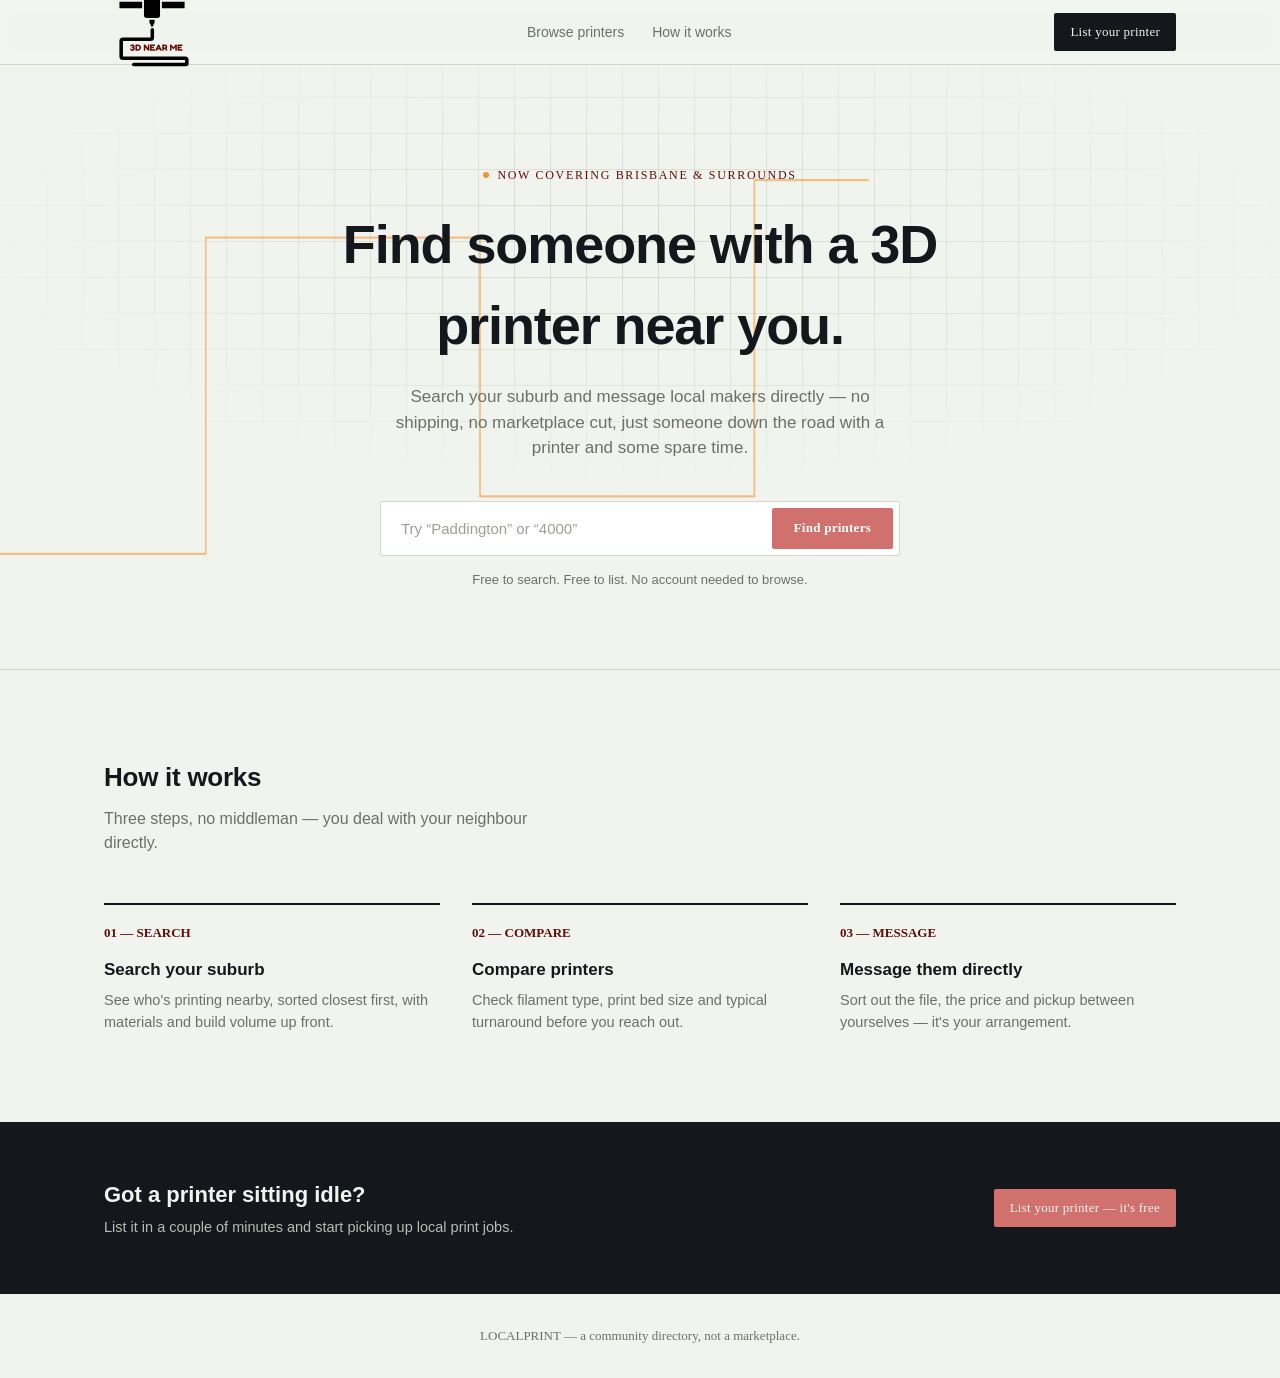
<file: index.html>
<!DOCTYPE html>
<html lang="en-AU">
<head>
<meta charset="UTF-8">
<meta name="viewport" content="width=device-width, initial-scale=1.0">
<title>LocalPrint — Find a 3D printer near you</title>
<link rel="stylesheet" href="theme.css">
<style>
  *{box-sizing:border-box; margin:0; padding:0;}
  html{scroll-behavior:smooth;}
  body{
    background:var(--paper);
    color:var(--ink);
    font-family:var(--font-body);
    line-height:1.5;
    -webkit-font-smoothing:antialiased;
  }
  .mono{font-family:var(--font-mono);}
  a{color:inherit;}
  .wrap{max-width:1120px; margin:0 auto; padding:0 24px;}

  /* Header */
  header{
    position:sticky; top:0; z-index:20;
    background:rgba(241,243,239,0.92);
    backdrop-filter:blur(6px);
    border-bottom:1px solid var(--line);
  }
  .nav{
    display:flex; align-items:center; justify-content:space-between;
    height:64px;
  }
  .wordmark{
    font-family:var(--font-mono);
    font-weight:600;
    font-size:15px;
    letter-spacing:0.12em;
    text-decoration:none;
  }
  .wordmark span{color:var(--light-red);}
  .navlinks{display:flex; gap:28px; align-items:center; list-style:none;}
  .navlinks a{
    font-size:14px; text-decoration:none; color:var(--muted);
    transition:color .15s ease;
  }
  .navlinks a:hover, .navlinks a:focus-visible{color:var(--ink);}
  .btn-list{
    font-family:var(--font-mono);
    font-size:13px; font-weight:500;
    background:var(--ink); color:var(--paper);
    padding:9px 16px; border-radius:var(--radius);
    text-decoration:none; letter-spacing:0.02em;
    transition:background .15s ease;
  }
  .btn-list:hover, .btn-list:focus-visible{background:var(--red);}

  /* Hero */
  .hero{
    position:relative;
    overflow:hidden;
    border-bottom:1px solid var(--line);
    background-image:
      linear-gradient(var(--line) 1px, transparent 1px),
      linear-gradient(90deg, var(--line) 1px, transparent 1px);
    background-size:36px 36px;
    background-position:center;
  }
  .hero::before{
    content:"";
    position:absolute; inset:0;
    background:radial-gradient(ellipse 70% 55% at 50% 30%, rgba(241,243,239,0) 0%, var(--paper) 78%);
    pointer-events:none;
  }
  .hero-inner{
    position:relative; z-index:2;
    padding:96px 24px 80px;
    text-align:center;
  }
  .eyebrow{
    font-family:var(--font-mono);
    font-size:12px; letter-spacing:0.14em; text-transform:uppercase;
    color:var(--red);
    display:inline-flex; align-items:center; gap:8px;
    margin-bottom:20px;
  }
  .eyebrow .dot{
    width:6px; height:6px; border-radius:50%; background:var(--signal);
    animation:pulse 2.2s ease-in-out infinite;
  }
  @keyframes pulse{
    0%,100%{opacity:1;} 50%{opacity:.35;}
  }
  h1{
    font-size:clamp(32px, 5vw, 54px);
    font-weight:700;
    letter-spacing:-0.02em;
    max-width:760px;
    margin:0 auto 18px;
  }
  .hero p.sub{
    max-width:520px; margin:0 auto 40px;
    color:var(--muted);
    font-size:17px;
  }
  .searchbox{
    display:flex; max-width:520px; margin:0 auto;
    background:var(--paper-raised);
    border:1px solid var(--line);
    border-radius:var(--radius);
    padding:6px;
    gap:6px;
  }
  .searchbox input{
    flex:1;
    border:none; outline:none; background:transparent;
    font-family:var(--font-body);
    font-size:15px;
    padding:12px 14px;
    color:var(--ink);
  }
  .searchbox input::placeholder{color:#9AA098;}
  .searchbox button{
    font-family:var(--font-mono);
    font-weight:600; font-size:13px; letter-spacing:0.02em;
    background:var(--light-red); color:#fff;
    border:none; border-radius:var(--radius);
    padding:0 22px;
    cursor:pointer;
    transition:background .15s ease;
  }
  .searchbox button:hover, .searchbox button:focus-visible{background:var(--red);}
  .hint{
    margin-top:14px; font-size:13px; color:var(--muted);
  }

  /* nozzle path svg */
  .nozzle-svg{
    position:absolute; inset:0; width:100%; height:100%;
    z-index:1;
  }
  .nozzle-path{
    fill:none;
    stroke:var(--signal);
    stroke-width:1.5;
    opacity:0.55;
  }
  @media (prefers-reduced-motion: no-preference){
    .nozzle-path{
      stroke-dasharray:1400;
      stroke-dashoffset:1400;
      animation:draw 2s cubic-bezier(.4,0,.2,1) forwards .2s;
    }
  }
  @keyframes draw{ to{stroke-dashoffset:0;} }

  /* How it works */
  .how{padding:88px 24px;}
  .how h2{
    font-size:26px; margin-bottom:10px; letter-spacing:-0.01em;
  }
  .how p.lede{color:var(--muted); max-width:480px; margin-bottom:48px;}
  .steps{
    display:grid; grid-template-columns:repeat(3, 1fr); gap:32px;
  }
  .step{
    border-top:2px solid var(--ink);
    padding-top:18px;
  }
  .step .num{
    font-family:var(--font-mono);
    font-size:13px; color:var(--red); font-weight:600;
    display:block; margin-bottom:14px;
  }
  .step h3{font-size:17px; margin-bottom:8px;}
  .step p{color:var(--muted); font-size:14.5px;}

  /* CTA strip */
  .cta{
    background:var(--ink); color:var(--paper);
    padding:56px 24px;
  }
  .cta-inner{
    display:flex; align-items:center; justify-content:space-between; gap:24px;
    flex-wrap:wrap;
  }
  .cta h3{font-size:22px; font-weight:600; max-width:420px;}
  .cta p{color:#B7BDB2; font-size:14.5px; margin-top:6px; max-width:420px;}
  .cta .btn-list{background:var(--light-red);}
  .cta .btn-list:hover{background:#22b5ab;}

  footer{
    padding:32px 24px; text-align:center;
    font-size:13px; color:var(--muted);
    font-family:var(--font-mono);
  }

  @media (max-width:760px){
    .steps{grid-template-columns:1fr;}
    .navlinks{display:none;}
    .searchbox{flex-direction:column;}
    .searchbox button{padding:12px; margin-top:2px;}
  }
</style>
</head>
<body>

<header>
  <div class="wrap nav">
    <img width=100 height=100 src="logo.svg" > </img>
    <ul class="navlinks">
      <li><a href="search.html">Browse printers</a></li>
      <li><a href="#how">How it works</a></li>
    </ul>
    <a href="signup.html" class="btn-list">List your printer</a>
  </div>
</header>

<section class="hero">
  <svg class="nozzle-svg" viewBox="0 0 1120 420" preserveAspectRatio="none" aria-hidden="true">
    <path class="nozzle-path" d="M -20 340 L 180 340 L 180 120 L 420 120 L 420 300 L 660 300 L 660 80 L 900 80 L 900 260 L 1140 260" />
  </svg>
  <div class="hero-inner">
    <span class="eyebrow"><span class="dot"></span> Now covering Brisbane &amp; surrounds</span>
    <h1>Find someone with a 3D printer near you.</h1>
    <p class="sub">Search your suburb and message local makers directly — no shipping, no marketplace cut, just someone down the road with a printer and some spare time.</p>
    <form class="searchbox" onsubmit="handleSearch(event)">
      <input type="text" id="suburbInput" placeholder="Try “Paddington” or “4000”" autocomplete="off">
      <button type="submit">Find printers</button>
    </form>
    <p class="hint">Free to search. Free to list. No account needed to browse.</p>
  </div>
</section>

<section class="how" id="how">
  <div class="wrap">
    <h2>How it works</h2>
    <p class="lede">Three steps, no middleman — you deal with your neighbour directly.</p>
    <div class="steps">
      <div class="step">
        <span class="num">01 — SEARCH</span>
        <h3>Search your suburb</h3>
        <p>See who's printing nearby, sorted closest first, with materials and build volume up front.</p>
      </div>
      <div class="step">
        <span class="num">02 — COMPARE</span>
        <h3>Compare printers</h3>
        <p>Check filament type, print bed size and typical turnaround before you reach out.</p>
      </div>
      <div class="step">
        <span class="num">03 — MESSAGE</span>
        <h3>Message them directly</h3>
        <p>Sort out the file, the price and pickup between yourselves — it's your arrangement.</p>
      </div>
    </div>
  </div>
</section>

<section class="cta">
  <div class="wrap cta-inner">
    <div>
      <h3>Got a printer sitting idle?</h3>
      <p>List it in a couple of minutes and start picking up local print jobs.</p>
    </div>
    <a href="signup.html" class="btn-list">List your printer — it's free</a>
  </div>
</section>

<footer>
  LOCALPRINT — a community directory, not a marketplace.
</footer>

<script>
  function handleSearch(e){
    e.preventDefault();
    const suburb = document.getElementById('suburbInput').value.trim();
    const params = suburb ? ('?suburb=' + encodeURIComponent(suburb)) : '';
    window.location.href = 'search.html' + params;
  }
</script>

</body>
</html>
</file>
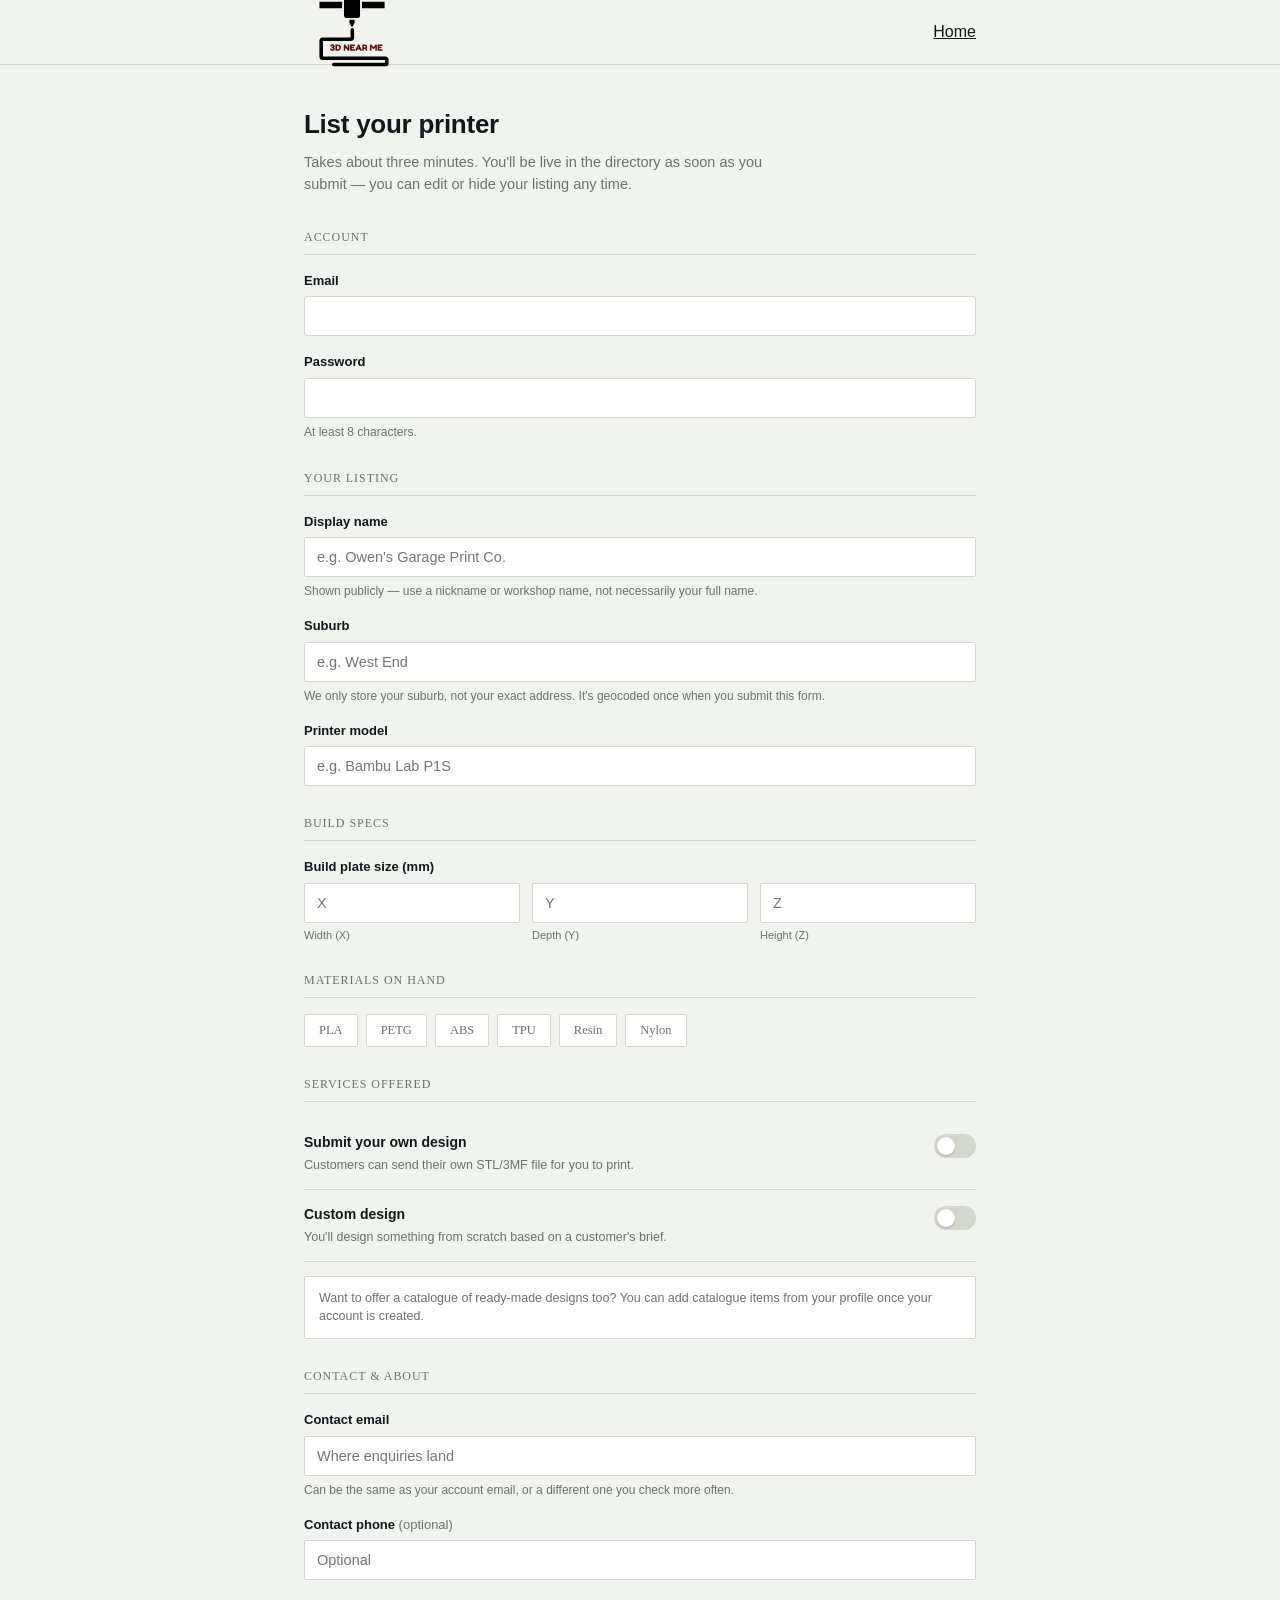
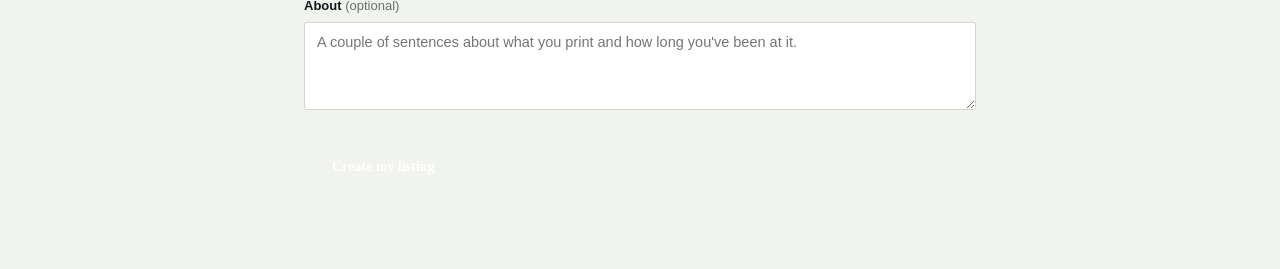
<file: signup.html>
<!DOCTYPE html>
<html lang="en-AU">
<head>
<meta charset="UTF-8">
<meta name="viewport" content="width=device-width, initial-scale=1.0">
<title>LocalPrint — List your printer</title>
<link rel="stylesheet" href="theme.css">
<style>
  *{box-sizing:border-box; margin:0; padding:0;}
  body{
    background:var(--paper); color:var(--ink);
    font-family:var(--font-body); line-height:1.5;
    -webkit-font-smoothing:antialiased;
  }
  a{color:inherit;}

  header{
    position:sticky; top:0; z-index:20;
    background:rgba(241,243,239,0.95);
    border-bottom:1px solid var(--line);
  }
  .nav{
    max-width:720px; margin:0 auto; padding:0 24px;
    display:flex; align-items:center; justify-content:space-between; height:64px;
  }
  .wordmark{
    font-family:var(--font-mono); font-weight:600;
    font-size:15px; letter-spacing:0.12em; text-decoration:none;
  }
  .wordmark span{color:var(--teal);}
  .back{font-size:13.5px; color:var(--muted); text-decoration:none;}
  .back:hover{color:var(--ink);}

  .wrap{max-width:720px; margin:0 auto; padding:40px 24px 80px;}

  .page-head{margin-bottom:32px;}
  .page-head h1{font-size:26px; font-weight:700; letter-spacing:-0.01em; margin-bottom:8px;}
  .page-head p{color:var(--muted); font-size:14.5px; max-width:480px;}

  /* Message banner (errors / status) */
  .banner{
    display:none;
    border-radius:var(--radius); padding:14px 16px; margin-bottom:24px;
    font-size:13.5px;
  }
  .banner.show{display:block;}
  .banner.error{background:#FDECEA; border:1px solid #F3C4BE; color:#8A2A1D;}
  .banner.error ul{margin:6px 0 0 18px;}
  .banner.info{background:#E9F3F1; border:1px solid #BFE0D9; color:#1E5C4F;}

  form{display:flex; flex-direction:column; gap:28px;}

  fieldset{border:none; padding:0;}
  legend{
    font-family:var(--font-mono); font-size:12px; text-transform:uppercase;
    letter-spacing:0.08em; color:var(--muted);
    padding-bottom:8px; margin-bottom:16px; border-bottom:1px solid var(--line);
    width:100%; display:block;
  }

  .field{margin-bottom:16px;}
  .field:last-child{margin-bottom:0;}
  .field label{
    display:block; font-size:13px; font-weight:600; margin-bottom:6px;
  }
  .field .hint{font-size:12px; color:var(--muted); margin-top:5px;}
  .field input[type="text"],
  .field input[type="email"],
  .field input[type="password"],
  .field input[type="number"],
  .field input[type="tel"],
  .field textarea{
    width:100%;
    border:1px solid var(--line); border-radius:var(--radius);
    background:var(--paper-raised);
    font-family:var(--font-body); font-size:14.5px; color:var(--ink);
    padding:11px 12px;
    outline:none;
    transition:border-color .15s ease;
  }
  .field input:focus, .field textarea:focus{border-color:var(--teal);}
  .field textarea{resize:vertical; min-height:88px;}

  .row3{display:grid; grid-template-columns:1fr 1fr 1fr; gap:12px;}
  .row2{display:grid; grid-template-columns:1fr 1fr; gap:12px;}
  .row3 .field, .row2 .field{margin-bottom:0;}
  .unit-label{font-size:11px; color:var(--muted); margin-top:4px;}

  /* Material chips */
  .chip-group{display:flex; flex-wrap:wrap; gap:8px;}
  .chip-toggle{
    font-family:var(--font-mono); font-size:12.5px;
    border:1px solid var(--line); background:var(--paper-raised); color:var(--muted);
    border-radius:var(--radius); padding:8px 14px; cursor:pointer;
    transition:all .12s ease;
  }
  .chip-toggle:hover{border-color:var(--teal);}
  .chip-toggle.active{
    background:var(--ink); border-color:var(--ink); color:var(--paper);
  }

  /* Toggle switches for services */
  .toggle-row{
    display:flex; align-items:flex-start; justify-content:space-between; gap:16px;
    padding:14px 0; border-bottom:1px solid var(--line);
  }
  .toggle-row:last-child{border-bottom:none; padding-bottom:0;}
  .toggle-row:first-child{padding-top:0;}
  .toggle-text h4{font-size:14px; font-weight:600; margin-bottom:3px;}
  .toggle-text p{font-size:12.5px; color:var(--muted); max-width:400px;}
  .switch{
    position:relative; width:42px; height:24px; flex:none; margin-top:2px;
  }
  .switch input{position:absolute; opacity:0; width:100%; height:100%; margin:0; cursor:pointer;}
  .switch .track{
    position:absolute; inset:0; background:var(--line); border-radius:999px;
    transition:background .15s ease;
  }
  .switch .knob{
    position:absolute; top:3px; left:3px; width:18px; height:18px;
    background:#fff; border-radius:50%; transition:transform .15s ease;
    box-shadow:0 1px 2px rgba(0,0,0,0.2);
  }
  .switch input:checked + .track{background:var(--teal);}
  .switch input:checked + .track .knob{transform:translateX(18px);}
  .switch input:checked ~ .knob{transform:translateX(18px);}

  .catalogue-note{
    font-size:12.5px; color:var(--muted); background:var(--paper-raised);
    border:1px solid var(--line); border-radius:var(--radius);
    padding:12px 14px; margin-top:14px;
  }

  .submit-row{display:flex; align-items:center; gap:16px;}
  button[type="submit"]{
    font-family:var(--font-mono); font-weight:600; font-size:14px;
    background:var(--teal); color:#fff; border:none; border-radius:var(--radius);
    padding:14px 28px; cursor:pointer;
    transition:background .15s ease;
  }
  button[type="submit"]:hover:not(:disabled){background:var(--teal-deep);}
  button[type="submit"]:disabled{opacity:0.6; cursor:not-allowed;}
  .submit-hint{font-size:12.5px; color:var(--muted);}

  @media (max-width:560px){
    .row3{grid-template-columns:1fr;}
    .row2{grid-template-columns:1fr;}
  }
</style>
</head>
<body>

<header>
  <div class="nav">
    <img href="index.html" width=100 height=100 src="logo.svg" > </svg> </a>
    <a href="index.html" class="btn-list">Home</a>
  </div>
</header>


<div class="wrap">

  <div class="page-head">
    <h1>List your printer</h1>
    <p>Takes about three minutes. You'll be live in the directory as soon as you submit — you can edit or hide your listing any time.</p>
  </div>

  <div class="banner" id="banner"></div>

  <form id="signupForm" novalidate>

    <fieldset>
      <legend>Account</legend>
      <div class="field">
        <label for="email">Email</label>
        <input type="email" id="email" name="email" required autocomplete="email">
      </div>
      <div class="field">
        <label for="password">Password</label>
        <input type="password" id="password" name="password" required minlength="8" autocomplete="new-password">
        <p class="hint">At least 8 characters.</p>
      </div>
    </fieldset>

    <fieldset>
      <legend>Your listing</legend>
      <div class="field">
        <label for="alias">Display name</label>
        <input type="text" id="alias" name="alias" placeholder="e.g. Owen's Garage Print Co." required>
        <p class="hint">Shown publicly — use a nickname or workshop name, not necessarily your full name.</p>
      </div>
      <div class="field">
        <label for="suburb">Suburb</label>
        <input type="text" id="suburb" name="suburb" placeholder="e.g. West End" required>
        <p class="hint">We only store your suburb, not your exact address. It's geocoded once when you submit this form.</p>
      </div>
      <div class="field">
        <label for="printer_model">Printer model</label>
        <input type="text" id="printer_model" name="printer_model" placeholder="e.g. Bambu Lab P1S" required>
      </div>
    </fieldset>

    <fieldset>
      <legend>Build specs</legend>
      <div class="field">
        <label>Build plate size (mm)</label>
        <div class="row3">
          <div>
            <input type="number" id="build_x_mm" name="build_x_mm" placeholder="X" min="1" required>
            <p class="unit-label">Width (X)</p>
          </div>
          <div>
            <input type="number" id="build_y_mm" name="build_y_mm" placeholder="Y" min="1" required>
            <p class="unit-label">Depth (Y)</p>
          </div>
          <div>
            <input type="number" id="build_z_mm" name="build_z_mm" placeholder="Z" min="1" required>
            <p class="unit-label">Height (Z)</p>
          </div>
        </div>
      </div>
    </fieldset>

    <fieldset>
      <legend>Materials on hand</legend>
      <div class="chip-group" id="materialChips">
        <button type="button" class="chip-toggle" data-material="PLA">PLA</button>
        <button type="button" class="chip-toggle" data-material="PETG">PETG</button>
        <button type="button" class="chip-toggle" data-material="ABS">ABS</button>
        <button type="button" class="chip-toggle" data-material="TPU">TPU</button>
        <button type="button" class="chip-toggle" data-material="Resin">Resin</button>
        <button type="button" class="chip-toggle" data-material="Nylon">Nylon</button>
      </div>
    </fieldset>

    <fieldset>
      <legend>Services offered</legend>
      <div class="toggle-row">
        <div class="toggle-text">
          <h4>Submit your own design</h4>
          <p>Customers can send their own STL/3MF file for you to print.</p>
        </div>
        <label class="switch">
          <input type="checkbox" id="accepts_submissions" name="accepts_submissions">
          <span class="track"><span class="knob"></span></span>
        </label>
      </div>
      <div class="toggle-row">
        <div class="toggle-text">
          <h4>Custom design</h4>
          <p>You'll design something from scratch based on a customer's brief.</p>
        </div>
        <label class="switch">
          <input type="checkbox" id="offers_custom_design" name="offers_custom_design">
          <span class="track"><span class="knob"></span></span>
        </label>
      </div>
      <p class="catalogue-note">Want to offer a catalogue of ready-made designs too? You can add catalogue items from your profile once your account is created.</p>
    </fieldset>

    <fieldset>
      <legend>Contact &amp; about</legend>
      <div class="field">
        <label for="contact_email">Contact email</label>
        <input type="email" id="contact_email" name="contact_email" placeholder="Where enquiries land" required>
        <p class="hint">Can be the same as your account email, or a different one you check more often.</p>
      </div>
      <div class="field">
        <label for="contact_phone">Contact phone <span style="color:var(--muted); font-weight:400;">(optional)</span></label>
        <input type="tel" id="contact_phone" name="contact_phone" placeholder="Optional">
      </div>
      <div class="field">
        <label for="about">About <span style="color:var(--muted); font-weight:400;">(optional)</span></label>
        <textarea id="about" name="about" placeholder="A couple of sentences about what you print and how long you've been at it."></textarea>
      </div>
    </fieldset>

    <div class="submit-row">
      <button type="submit" id="submitBtn">Create my listing</button>
      <span class="submit-hint" id="submitHint"></span>
    </div>

  </form>

</div>

<script>
  const selectedMaterials = new Set();
  document.querySelectorAll('.chip-toggle').forEach(chip => {
    chip.addEventListener('click', () => {
      const material = chip.dataset.material;
      if (selectedMaterials.has(material)) {
        selectedMaterials.delete(material);
        chip.classList.remove('active');
      } else {
        selectedMaterials.add(material);
        chip.classList.add('active');
      }
    });
  });

  const form = document.getElementById('signupForm');
  const banner = document.getElementById('banner');
  const submitBtn = document.getElementById('submitBtn');
  const submitHint = document.getElementById('submitHint');

  function showBanner(kind, message, details) {
    banner.className = `banner show ${kind}`;
    let html = `<div>${message}</div>`;
    if (Array.isArray(details) && details.length) {
      html += `<ul>${details.map(d => `<li>${d}</li>`).join('')}</ul>`;
    }
    banner.innerHTML = html;
    banner.scrollIntoView({ behavior: 'smooth', block: 'start' });
  }

  form.addEventListener('submit', async (e) => {
    e.preventDefault();
    banner.className = 'banner';

    if (!form.checkValidity()) {
      form.reportValidity();
      return;
    }

    const payload = {
      email: document.getElementById('email').value.trim(),
      password: document.getElementById('password').value,
      alias: document.getElementById('alias').value.trim(),
      suburb: document.getElementById('suburb').value.trim(),
      printer_model: document.getElementById('printer_model').value.trim(),
      build_x_mm: Number(document.getElementById('build_x_mm').value),
      build_y_mm: Number(document.getElementById('build_y_mm').value),
      build_z_mm: Number(document.getElementById('build_z_mm').value),
      about: document.getElementById('about').value.trim() || null,
      contact_email: document.getElementById('contact_email').value.trim(),
      contact_phone: document.getElementById('contact_phone').value.trim() || null,
      accepts_submissions: document.getElementById('accepts_submissions').checked,
      offers_custom_design: document.getElementById('offers_custom_design').checked,
      materials: Array.from(selectedMaterials),
    };

    submitBtn.disabled = true;
    submitHint.textContent = 'Creating your listing…';

    try {
      const res = await fetch('/api/signup', {
        method: 'POST',
        headers: { 'Content-Type': 'application/json' },
        body: JSON.stringify(payload),
      });
      const data = await res.json();

      if (!res.ok) {
        showBanner('error', data.error || 'Something went wrong.', data.details);
        submitBtn.disabled = false;
        submitHint.textContent = '';
        return;
      }

      submitHint.textContent = 'Done — redirecting…';
      window.location.href = `profile.html?id=${data.id}`;
    } catch (err) {
      showBanner('error', 'Could not reach the server. Check your connection and try again.');
      submitBtn.disabled = false;
      submitHint.textContent = '';
    }
  });
</script>

</body>
</html>
</file>
<file: theme.css>
/* ==========================================================================
   LOCALPRINT — THEME
   One file to control colour, type and shape across index.html, search.html
   and profile.html. Change values here, not in the individual page files.
   ========================================================================== */

:root{

  /* ---- Core palette --------------------------------------------------- */
  --ink:          #14171B;  /* primary text, dark surfaces (nameplate, buttons) */
  --paper:        #F1F3EF;  /* page background */
  --paper-raised: #FFFFFF;  /* cards, inputs, anything "lifted" off the page */
  --line:         #D2D6CD;  /* hairline borders, dividers, grid texture */
  --muted:        #6B7169;  /* secondary text, captions, labels */

  /* ---- Accents ---------------------------------------------------------
     teal   = primary action colour (buttons, links, distance readouts)
     signal = used sparingly for "live" indicators only — don't spread
              this one around, it loses meaning if everything is orange */
  --light-red:       #D0716D;
  --red:  #600D07;  /* hover/active state for teal elements */
  --signal:     #F4942F;

  /* ---- Status colours (used on availability dots) ---------------------- */
  --status-online:  #B8230D;
  --status-offline: #B7BDB2;

  /* ---- Shape ------------------------------------------------------------ */
  --radius: 2px;  /* kept small/sharp on purpose — change to 8-12px for a softer look */

  /* ---- Type --------------------------------------------------------------
     display/mono = headings, data readouts, buttons, nav
     body          = paragraphs, descriptions
     Swap the font-family stacks below and update the Google Fonts <link>
     tag in each HTML file's <head> to match. */
  --font-mono: Impact, fantasy;
  --font-body: Arial, sans-serif;
}

/* ==========================================================================
   ALTERNATE THEMES
   Uncomment one block below (and comment out :root above) to preview a
   different direction. Keep variable names identical so nothing else
   needs to change in the HTML/CSS.
   ========================================================================== */

/* ---- Alt 1: Dark workshop (near-black base, amber accent) --------------
:root{
  --ink:          #F1F3EF;
  --paper:        #16181C;
  --paper-raised: #1F2226;
  --line:         #33373C;
  --muted:        #9AA098;
  --teal:         #E8A33D;
  --teal-deep:    #C9862A;
  --signal:       #FF6A2B;
  --status-online:  #4CC48A;
  --status-offline: #5B615C;
  --radius: 2px;
  --font-mono: 'IBM Plex Mono', monospace;
  --font-body: 'IBM Plex Sans', sans-serif;
}
*/

/* ---- Alt 2: Blueprint (cool blues, technical drawing feel) -------------
:root{
  --ink:          #10233F;
  --paper:        #F4F7FA;
  --paper-raised: #FFFFFF;
  --line:         #C7D3E0;
  --muted:        #5C7089;
  --teal:         #2E6FE8;
  --teal-deep:    #1F52B8;
  --signal:       #E8542E;
  --status-online:  #2F9E6E;
  --status-offline: #A6B3C2;
  --radius: 2px;
  --font-mono: 'IBM Plex Mono', monospace;
  --font-body: 'IBM Plex Sans', sans-serif;
}
*/

/* ---- Alt 3: Soft/rounded (friendlier, less "spec sheet") ---------------
:root{
  --ink:          #232323;
  --paper:        #FAFAF8;
  --paper-raised: #FFFFFF;
  --line:         #E4E4E0;
  --muted:        #7A7A73;
  --teal:         #2FA88C;
  --teal-deep:    #21806B;
  --signal:       #FF7A47;
  --status-online:  #3FA66B;
  --status-offline: #C7C7C1;
  --radius: 10px;
  --font-mono: 'IBM Plex Mono', monospace;
  --font-body: 'IBM Plex Sans', sans-serif;
}
*/
</file>
